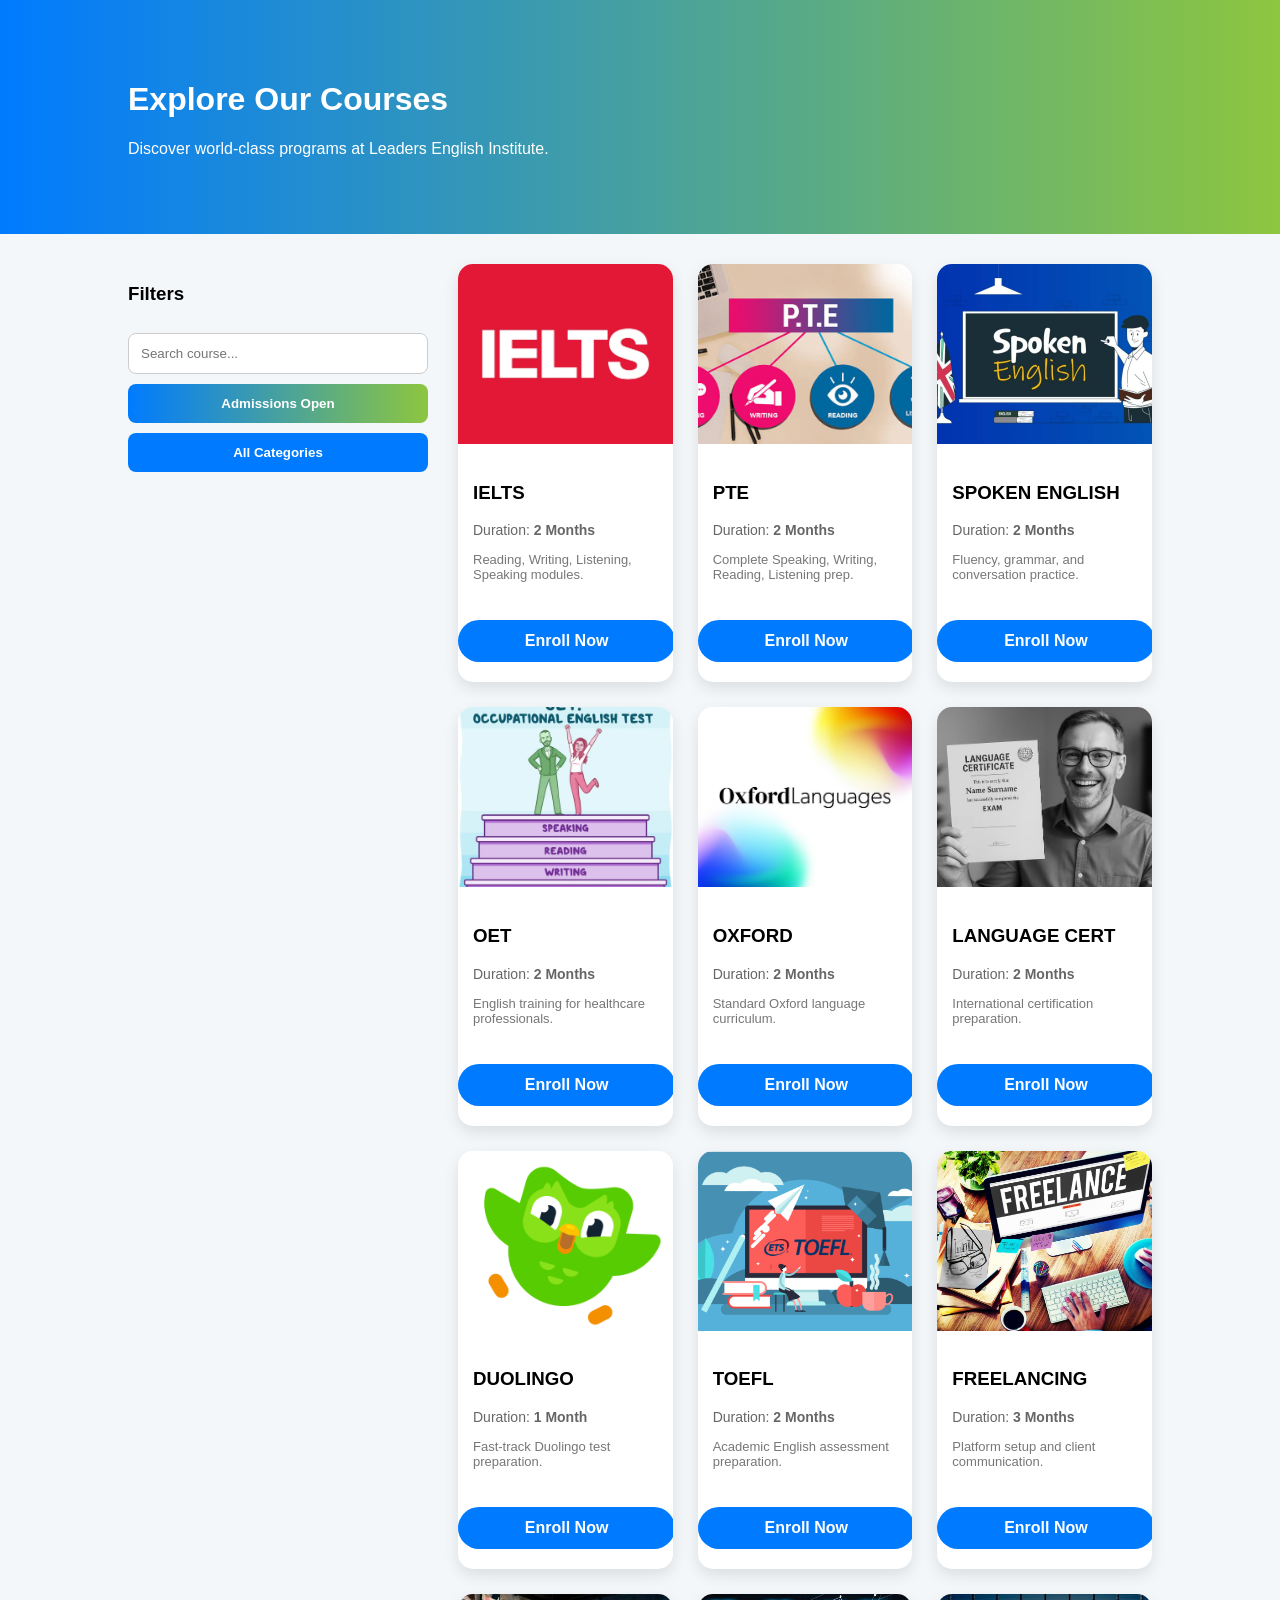
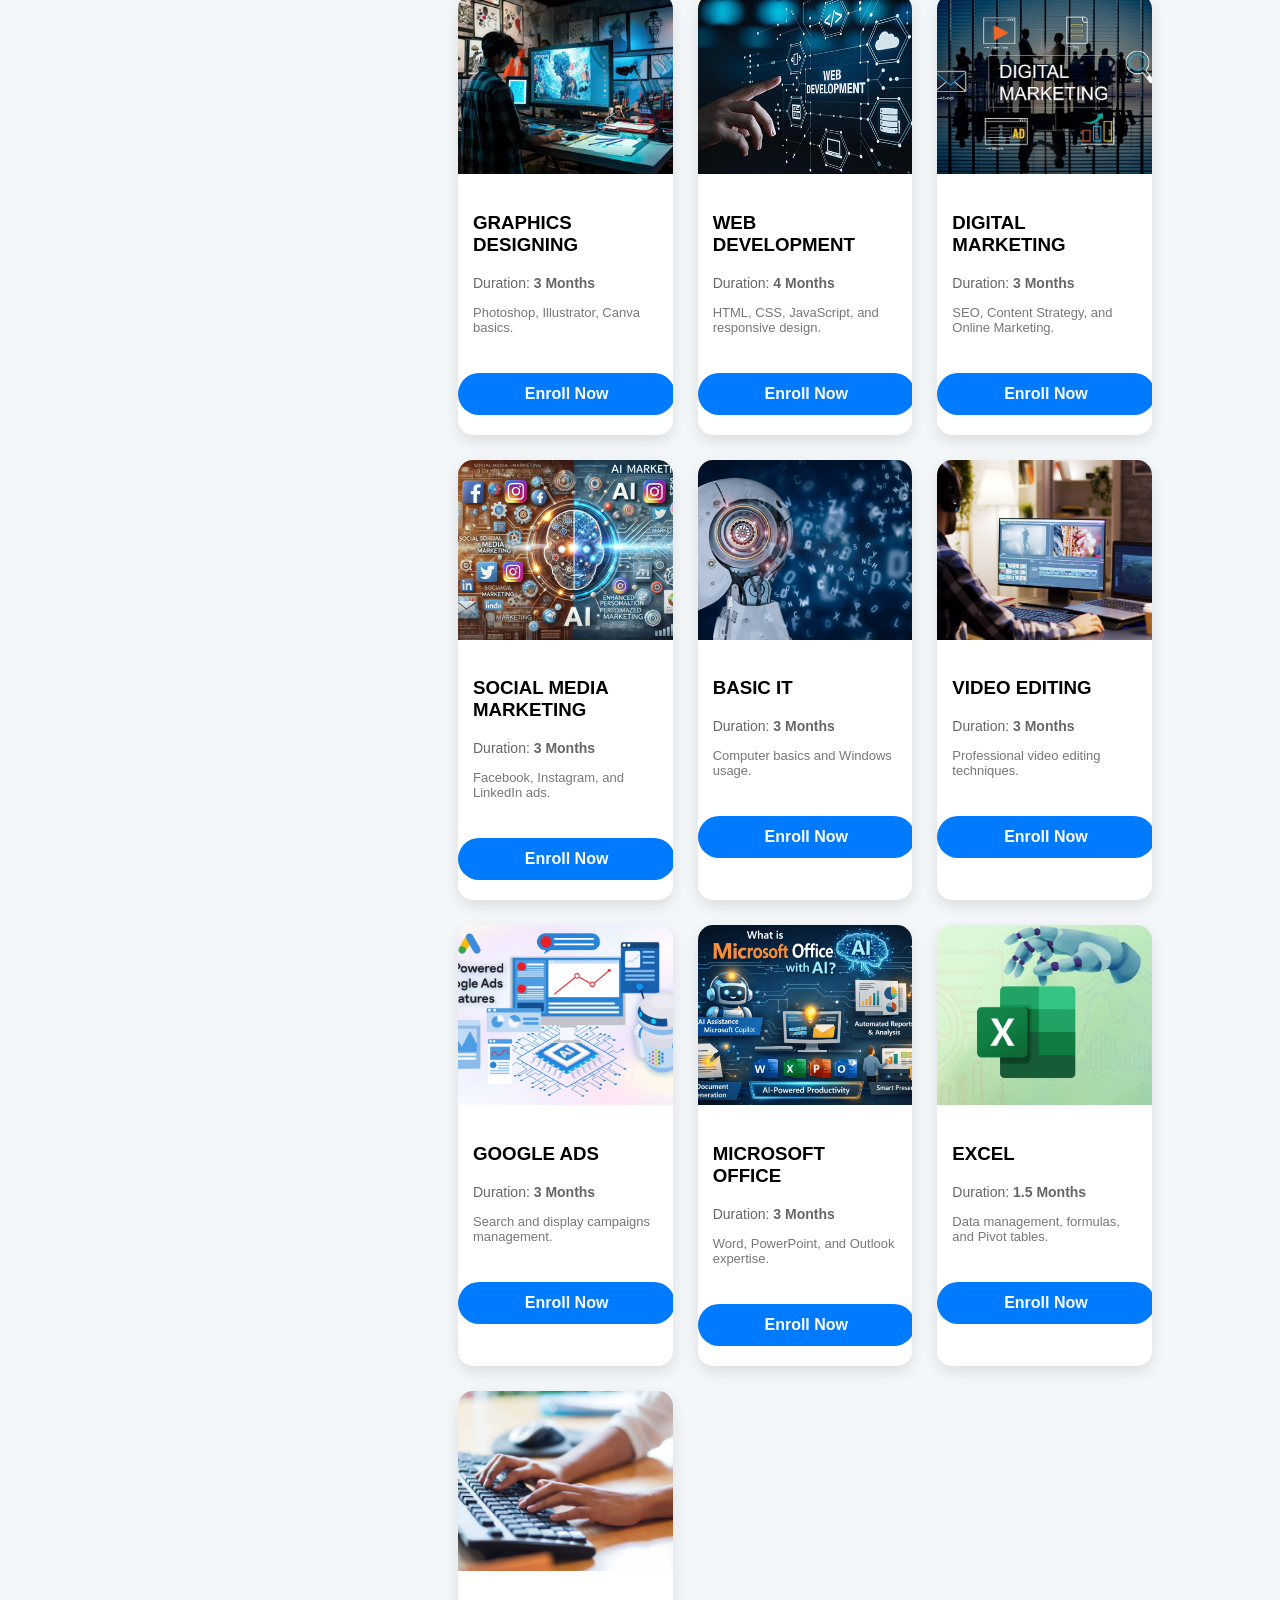
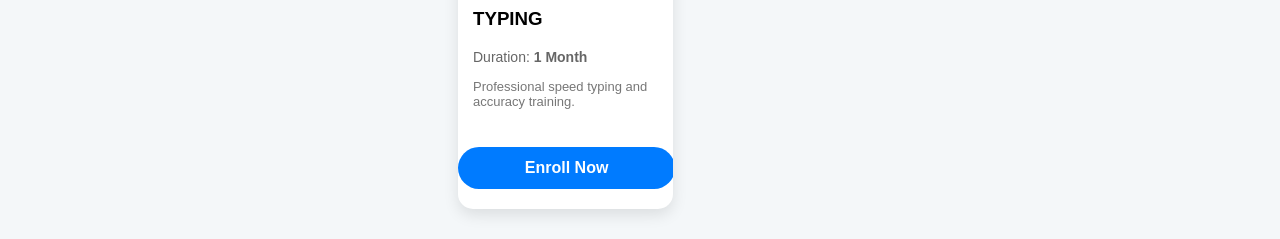
<file: courses.html>
<!DOCTYPE html>
<html lang="en">
<head>
    <meta charset="UTF-8">
    <link rel="stylesheet" href="style.css">
    <!-- SEO Meta Tags & Keywords for Leaders English Institute -->
<meta name="description" content="Leaders English Institute in Rawalpindi offers professional training in IELTS, PTE, Spoken English, OET, Oxford Language Certificate, Duolingo, TOEFL, Freelancing, Graphic Design, Web Development, and Digital Marketing.">
<meta name="keywords" content="English Institute in Rawalpindi, IELTS preparation Rawalpindi, PTE coaching Rawalpindi, Spoken English classes Rawalpindi, OET preparation, Computer courses Rawalpindi, Freelancing training Rawalpindi, Leaders English Institute">
<meta name="author" content="Leaders English Institute">
<meta name="viewport" content="width=device-width, initial-scale=1.0">
     <header class="flex flex-col md:flex-row justify-between items-center py-6 px-16 bg-white shadow-sm gap-4"></header>
   <style>
   

        body { font-family: 'Segoe UI', sans-serif; background: #f4f7f9; margin: 0; }
        .header-banner { background: linear-gradient(90deg, #007bff, #8dc63f); color: white; padding: 60px 10%; }
        .main-wrapper { display: flex; padding: 30px 10%; gap: 30px; }
        
        /* Sidebar Styles */
        .sidebar { width: 300px; flex-shrink: 0; }
        .search-box { width: 100%; padding: 12px; border: 1px solid #ccc; border-radius: 8px; margin: 10px 0; box-sizing: border-box; }
        .btn { width: 100%; padding: 12px; margin-bottom: 10px; border: none; border-radius: 8px; cursor: pointer; color: white; font-weight: bold; }
        
        /* Card Styles */
        .course-grid { display: grid; grid-template-columns: repeat(3, 1fr); gap: 25px; flex-grow: 1; }
        .card { background: white; border-radius: 15px; overflow: hidden; box-shadow: 0 6px 15px rgba(0,0,0,0.1); transition: transform 0.3s ease; }
        .card:hover { transform: translateY(-5px); }
        .card img { width: 100%; height: 180px; object-fit: cover; }
        .card-body { padding: 15px; }
        .enroll-btn { display: block; width: 90%; margin: 10px auto 20px auto; text-align: center; background: #007bff; color: white; padding: 12px; border-radius: 25px; text-decoration: none; font-weight: bold; }
    </style>
</head>
<body>

<div class="header-banner">
    <h1>Explore Our Courses</h1>
    <p>Discover world-class programs at Leaders English Institute.</p>
</div>

<div class="main-wrapper">
    <div class="sidebar">
        <h3>Filters</h3>
        <input type="text" id="searchInput" class="search-box" placeholder="Search course...">
        <button class="btn" style="background: linear-gradient(90deg, #007bff, #8dc63f);">Admissions Open</button>
        <button class="btn" style="background: #007bff;">All Categories</button>
    </div>

    <div class="course-grid" id="courseGrid"></div>
</div>

<script>
    const coursesData = {
    "IELTS": { duration: "2 Months", bio: "Reading, Writing, Listening, Speaking modules.", img: "images/ielts.jpg" },
    "PTE": { duration: "2 Months", bio: "Complete Speaking, Writing, Reading, Listening prep.", img: "images/pte.jpg" },
     "SPOKEN ENGLISH": { duration: "2 Months", bio: "Fluency, grammar, and conversation practice.", img: "images/spoken.jpg" },
    "OET": { duration: "2 Months", bio: "English training for healthcare professionals.", img: "images/oet.jpg" },
    "OXFORD": { duration: "2 Months", bio: "Standard Oxford language curriculum.", img: "images/oxford.jpg" },
    "LANGUAGE CERT": { duration: "2 Months", bio: "International certification preparation.", img: "images/langcert.jpg" },
    "DUOLINGO": { duration: "1 Month", bio: "Fast-track Duolingo test preparation.", img: "images/duolingo.jpg" },
    "TOEFL": { duration: "2 Months", bio: "Academic English assessment preparation.", img: "images/toefl.jpg" },
    "FREELANCING": { duration: "3 Months", bio: "Platform setup and client communication.", img: "images/freelancing.jpg" },
    "GRAPHICS DESIGNING": { duration: "3 Months", bio: "Photoshop, Illustrator, Canva basics.", img: "images/graphic_design.jpg" },
    "WEB DEVELOPMENT": { duration: "4 Months", bio: "HTML, CSS, JavaScript, and responsive design.", img: "images/web.jpg" },
    "DIGITAL MARKETING": { duration: "3 Months", bio: "SEO, Content Strategy, and Online Marketing.", img: "images/digital.jpg" },
    "SOCIAL MEDIA MARKETING": { duration: "3 Months", bio: "Facebook, Instagram, and LinkedIn ads.", img: "images/social.jpg" },
    "BASIC IT": { duration: "3 Months", bio: "Computer basics and Windows usage.", img: "images/basic_it.jpg" },
    "VIDEO EDITING": { duration: "3 Months", bio: "Professional video editing techniques.", img: "images/video.jpg" },
    "GOOGLE ADS": { duration: "3 Months", bio: "Search and display campaigns management.", img: "images/google_ads.jpg" },
    "MICROSOFT OFFICE": { duration: "3 Months", bio: "Word, PowerPoint, and Outlook expertise.", img: "images/office.jpg" },
    "EXCEL": { duration: "1.5 Months", bio: "Data management, formulas, and Pivot tables.", img: "images/excel.jpg" },
    "TYPING": { duration: "1 Month", bio: "Professional speed typing and accuracy training.", img: "images/typing.jpg" },
   
};

    const grid = document.getElementById('courseGrid');

    function render(filter = "") {
        grid.innerHTML = "";
        for (let name in coursesData) {
            if (name.toLowerCase().includes(filter.toLowerCase())) {
                let c = coursesData[name];
                grid.innerHTML += `
                    <div class="card">
                        <img src="${c.img}" alt="${name}">
                        <div class="card-body">
                            <h3>${name}</h3>
                            <p style="color: #666; font-size: 14px;">Duration: <b>${c.duration}</b></p>
                            <p style="font-size: 13px; color: #777;">${c.bio}</p>
                        </div>
                        <a href="register.html?course=${encodeURIComponent(name)}" class="enroll-btn">Enroll Now</a>
                    </div>
                `;
            }
        }
    }

    document.getElementById('searchInput').addEventListener('input', (e) => render(e.target.value));
    render();
</script>

</body>
</html>
</file>
<file: style.css>
/* ==========================================================
   LEADERS ENGLISH INSTITUTE - CLEAN & FINAL RESPONSIVE CSS
   ========================================================== */

/* 1. Global Screen Fix */
html, body {
    overflow-x: hidden !important;
    max-width: 100vw !important;
    width: 100% !important;
    box-sizing: border-box !important;
}

img {
    max-width: 100%;
    height: auto;
}

/* ==========================================================
   2. MOBILE RESPONSIVE FIXES (Max-Width: 768px)
   ========================================================== */
@media (max-width: 768px) {
    
    /* A. Fix Massive Padding */
    section, header, footer, .py-20, .px-20, .px-16 {
        padding-left: 16px !important;
        padding-right: 16px !important;
        padding-top: 25px !important;
        padding-bottom: 25px !important;
    }

    /* B. Columns Stack Fix */
    section.flex, footer, div.flex, .row {
        display: flex !important;
        flex-direction: column !important;
        gap: 20px !important;
        align-items: center !important;
        text-align: center !important;
    }

    /* C. Width Fixes */
    [class*="w-1/2"], [class*="w-1/4"], .col {
        width: 100% !important;
        max-width: 100% !important;
    }

    /* D. Magic Order Fix (Text First, Image Below) */
    section.flex > div {
        order: 1 !important;
    }

    section.flex > img,
    section.flex > div > img {
        order: 2 !important;
        width: 100% !important;
        max-width: 320px !important;
        height: 230px !important;
        object-fit: cover !important;
        border-radius: 16px !important;
        margin: 20px auto 0 auto !important;
        box-shadow: 0 4px 12px rgba(0, 0, 0, 0.08) !important;
    }

    /* E. Header & Mobile Menu Setup */
    header, .header-container {
        display: flex !important;
        flex-direction: row !important;
        justify-content: space-between !important;
        align-items: center !important;
        padding: 12px 16px !important;
        width: 100% !important;
        box-sizing: border-box !important;
        position: relative !important;
        z-index: 1000 !important;
        background: #ffffff !important;
    }

    header img {
        max-height: 40px !important;
        width: auto !important;
    }

    /* Hide desktop navbar on mobile */
    header nav:not(.mobile-menu):not(.menu-dropdown) {
        display: none !important;
    }

    /* Mobile 3-Dots / Hamburger Button */
    .menu-toggle, .hamburger, header button {
        display: block !important;
        cursor: pointer !important;
        font-size: 24px !important;
        background: none !important;
        border: none !important;
        padding: 5px !important;
    }

    /* F. Side Sliding Drawer Menu Fix (Hidden by default, slides in when active) */
    .mobile-menu, nav.mobile-open, .menu-dropdown, nav {
        position: fixed !important;
        top: 0 !important;
        right: -280px !important; /* Shuru mein screen se bahar */
        width: 260px !important;
        height: 100vh !important;
        background: #ffffff !important;
        box-shadow: -5px 0 25px rgba(0, 0, 0, 0.2) !important;
        display: flex !important;
        flex-direction: column !important;
        align-items: flex-start !important;
        padding: 70px 20px 30px 20px !important;
        z-index: 99999 !important;
        transition: right 0.35s ease-in-out !important;
        box-sizing: border-box !important;
        overflow-y: auto !important;
    }

    /* Active state when JS adds .active or .mobile-open */
    .mobile-menu.active, nav.active, nav.mobile-open, .menu-dropdown.open {
        right: 0 !important;
    }

    /* Menu Links Styling */
    .mobile-menu a, nav a, .menu-dropdown a {
        display: block !important;
        width: 100% !important;
        padding: 14px 16px !important;
        color: #1e293b !important;
        text-decoration: none !important;
        font-size: 16px !important;
        font-weight: 600 !important;
        border-bottom: 1px solid #f1f5f9 !important;
        text-align: left !important;
        box-sizing: border-box !important;
    }

    /* G. Registration Form Fixes */
    .form-card, form {
        width: 100% !important;
        padding: 20px !important;
        margin: 10px auto !important;
        box-shadow: none !important;
        border: 1px solid #e1e7eb !important;
        box-sizing: border-box !important;
    }
    
    input, select, textarea {
        width: 100% !important;
        padding: 12px 14px !important;
        border-radius: 8px !important;
        border: 1px solid #cbd5e1 !important;
        background-color: #f8fafc !important;
        font-size: 15px !important;
        margin-bottom: 14px !important;
        box-sizing: border-box !important;
    }
    
    .submit-btn {
        width: 100% !important;
        padding: 14px !important;
        border-radius: 8px !important;
        box-sizing: border-box !important;
    }

    /* H. Headings & Typography Resize */
    .text-7xl, h1 { 
        font-size: 2rem !important; 
        line-height: 1.15 !important;
        word-break: break-word !important;
    }
    .text-5xl, h2 { 
        font-size: 1.6rem !important; 
        line-height: 1.2 !important; 
    }
    .text-2xl { 
        font-size: 1.1rem !important; 
    }

    /* I. Courses Section & Grid Layout */
    .main-wrapper, .courses-section, .container {
        display: block !important;
        width: 100% !important;
        padding: 10px !important;
        box-sizing: border-box !important;
    }

    #sidebar, .sidebar, .filters-section, .filter-container {
        width: 100% !important;
        margin-bottom: 20px !important;
        background: #ffffff !important;
        padding: 15px !important;
        border-radius: 12px !important;
        box-sizing: border-box !important;
    }

    #courses-grid, .course-grid, .courses-grid {
        display: grid !important;
        grid-template-columns: 1fr !important;
        gap: 20px !important;
        width: 100% !important;
        margin: 0 auto !important;
    }

    .card, .box, .course-item {
        width: 100% !important;
        max-width: 100% !important;
        height: auto !important;
        display: flex !important;
        flex-direction: column !important;
        background: #ffffff !important;
        border-radius: 16px !important;
        overflow: hidden !important;
        box-shadow: 0 4px 15px rgba(0, 0, 0, 0.08) !important;
        border: 1px solid #e2e8f0 !important;
        margin: 0 auto 15px auto !important;
        box-sizing: border-box !important;
    }

    .card img, .course-item img {
        width: 100% !important;
        height: 190px !important;
        object-fit: cover !important;
    }

    .card-body, .course-item > div:not(img) {
        padding: 18px !important;
        text-align: left !important;
        display: flex !important;
        flex-direction: column !important;
        flex-grow: 1 !important;
    }

    /* J. Achievement / Metrics Section Proper Alignment */
    .achievement-section, .achievements, section.max-w-6xl {
        display: flex !important;
        flex-direction: column !important;
        align-items: center !important;
        text-align: center !important;
        width: 100% !important;
        padding: 30px 16px !important;
        box-sizing: border-box !important;
    }

    .achievement-section .grid, section.max-w-6xl .grid {
        display: grid !important;
        grid-template-columns: 1fr !important;
        gap: 20px !important;
        width: 100% !important;
    }

    .achievement-section div[class*="p-"], section.max-w-6xl > div > div {
        width: 100% !important;
        box-sizing: border-box !important;
        margin: 0 auto !important;
    }
}








/* ==========================================================
   FINAL FIXED MOBILE CSS (Menu Drawer & Achievements Fix)
   ========================================================== */

@media (max-width: 768px) {
    
    /* 1. Global Reset */
    html, body {
        overflow-x: hidden !important;
        width: 100% !important;
        margin: 0 !important;
        padding: 0 !important;
    }

    /* 2. Header & 3-Dots Alignment */
    header {
        display: flex !important;
        justify-content: space-between !important;
        align-items: center !important;
        padding: 12px 16px !important;
        width: 100% !important;
        box-sizing: border-box !important;
        background: #ffffff !important;
        position: relative !important;
        z-index: 1001 !important;
    }

    /* Hide desktop nav */
    header nav:not(.mobile-menu):not(#mobileMenu) {
        display: none !important;
    }

    /* 3-Dots / Hamburger Button Styling */
    .menu-toggle, header button {
        display: block !important;
        background: none !important;
        border: none !important;
        font-size: 26px !important;
        cursor: pointer !important;
        z-index: 1002 !important;
    }

    /* 3. Right Side Sliding Menu Drawer (Jaise video mein hai) */
    .mobile-menu, #mobileMenu, nav.mobile-drawer {
        position: fixed !important;
        top: 0 !important;
        right: -100% !important; /* Shuru mein screen se bahar */
        width: 260px !important;
        height: 100vh !important;
        background: #ffffff !important;
        box-shadow: -5px 0 20px rgba(0, 0, 0, 0.15) !important;
        display: flex !important;
        flex-direction: column !important;
        align-items: flex-start !important;
        padding: 70px 20px 20px 20px !important;
        z-index: 1000 !important;
        transition: right 0.3s ease-in-out !important;
        box-sizing: border-box !important;
        overflow-y: auto !important;
    }

    /* Jab menu active/open ho */
    .mobile-menu.active, #mobileMenu.active, nav.mobile-drawer.active {
        right: 0 !important;
    }

    /* Menu Links */
    .mobile-menu a, #mobileMenu a, nav.mobile-drawer a {
        display: block !important;
        width: 100% !important;
        padding: 14px 10px !important;
        font-size: 16px !important;
        font-weight: 600 !important;
        color: #1e293b !important;
        text-decoration: none !important;
        border-bottom: 1px solid #f1f5f9 !important;
        text-align: left !important;
        box-sizing: border-box !important;
    }

    /* 4. Achievements Section Fix (1-Column Stacked) */
    .achievement-section, .achievements, section.max-w-6xl {
        display: flex !important;
        flex-direction: column !important;
        align-items: center !important;
        width: 100% !important;
        padding: 30px 16px !important;
        box-sizing: border-box !important;
        text-align: center !important;
    }

    /* Force Grid to single column */
    .achievement-section .grid, section.max-w-6xl .grid, div.grid-cols-3 {
        display: flex !important;
        flex-direction: column !important;
        gap: 20px !important;
        width: 100% !important;
    }

    /* Achievement Cards Full Width */
    .achievement-section div, section.max-w-6xl > div > div {
        width: 100% !important;
        max-width: 100% !important;
        margin: 0 auto !important;
        box-sizing: border-box !important;
    }
}

/* ==========================================================
   FINAL FIXED HEADER & MOBILE STYLING
   ========================================================== */

@media (max-width: 768px) {

    /* 1. Light Blue Background & Blur Header */
    header, .header-container {
        display: flex !important;
        flex-direction: row !important;
        justify-content: space-between !important;
        align-items: center !important;
        padding: 10px 16px !important;
        width: 100% !important;
        box-sizing: border-box !important;
        position: sticky !important;
        top: 0 !important;
        z-index: 1001 !important;
        
        /* Light Blue + Glassmorphism Blur */
        background: rgba(239, 246, 255, 0.9) !important;
        backdrop-filter: blur(10px) !important;
        -webkit-backdrop-filter: blur(10px) !important;
        border-bottom: 1px solid rgba(191, 219, 254, 0.8) !important;
        box-shadow: 0 4px 15px rgba(37, 99, 235, 0.05) !important;
    }

    /* Logo aur Title Container (Left Side) */
    header .flex, header div:first-child {
        display: flex !important;
        flex-direction: row !important;
        align-items: center !important;
        gap: 12px !important;
        margin: 0 !important;
        flex-grow: 1 !important;
    }

    /* Institute Name */
    header span, header h1, .brand-title {
        font-family: 'Poppins', sans-serif !important;
        font-size: 1.15rem !important;
        font-weight: 700 !important;
        color: #1e3a8a !important;
        letter-spacing: -0.3px !important;
        line-height: 1.2 !important;
        text-align: left !important;
    }

    /* 3. 3-Dots Button Bilkul Right Corner Par Fixed */
    .menu-toggle, header button#menuBtn, header button {
        display: flex !important;
        align-items: center !important;
        justify-content: center !important;
        margin-left: auto !important;
        background: none !important;
        border: none !important;
        font-size: 30px !important;
        cursor: pointer !important;
        color: #1e3a8a !important;
        padding: 4px 8px !important;
        z-index: 1002 !important;
        flex-shrink: 0 !important;
    }

    /* Hide desktop navbar on mobile */
    header nav:not(.mobile-menu):not(#mobileMenu) {
        display: none !important;
    }

    /* 4. Slide Drawer Menu (Right Side se Khulne Wala) */
    .mobile-menu, #mobileMenu {
        position: fixed !important;
        top: 0 !important;
        right: -100% !important;
        width: 270px !important;
        height: 100vh !important;
        background: #ffffff !important;
        box-shadow: -10px 0 30px rgba(0, 0, 0, 0.15) !important;
        display: flex !important;
        flex-direction: column !important;
        align-items: stretch !important;
        padding: 70px 20px 30px 20px !important;
        z-index: 99999 !important;
        transition: right 0.35s ease-in-out !important;
        box-sizing: border-box !important;
    }

    /* Jab Menu Open Ho */
    .mobile-menu.active, #mobileMenu.active {
        right: 0 !important;
    }

    /* Menu Links Styling */
    .mobile-menu a, #mobileMenu a {
        display: block !important;
        padding: 14px 12px !important;
        color: #1e293b !important;
        font-size: 16px !important;
        font-weight: 600 !important;
        text-decoration: none !important;
        border-bottom: 1px solid #f1f5f9 !important;
        text-align: left !important;
    }

    .mobile-menu a:hover, #mobileMenu a:hover {
        color: #2563eb !important;
    }

    /* Apply Now Button inside Menu */
    .mobile-menu a.apply-btn, #mobileMenu a:last-child {
        margin-top: 15px !important;
        background: #2563eb !important;
        color: #ffffff !important;
        text-align: center !important;
        border-radius: 8px !important;
        border-bottom: none !important;
    }
}



/* 1. Desktop ke liye logo ka size chota rakhein */
header img, .logo-img {
    width: 40px !important;
    height: 40px !important;
    min-width: 40px !important;
    max-width: 40px !important;
    object-fit: contain !important;
    border-radius: 6px !important;
}

/* 2. Mobile screen (768px se kam) ke liye logo thora bara ho jaye ga */
@media (max-width: 768px) {
    header img, .logo-img {
        width: 55px !important;
        height: 55px !important;
        min-width: 55px !important;
        max-width: 55px !important;
        border-radius: 8px !important;
    }
}


/* --- Desktop Logo & Header Styling --- */
.header-container {
    display: flex !important;
    justify-content: space-between !important;
    align-items: center !important;
    padding: 12px 40px !important;
    background: #ffffff !important;
    box-shadow: 0 2px 10px rgba(0,0,0,0.05) !important;
    position: sticky !important;
    top: 0 !important;
    z-index: 1000 !important;
}

.logo-img {
    width: 45px !important;
    height: 45px !important;
    object-fit: contain !important;
    border-radius: 8px !important;
}

.brand-title {
    font-size: 1.25rem !important;
    font-weight: 700 !important;
    color: #111827 !important;
}

/* --- Mobile View Adjustments --- */
@media (max-width: 768px) {
    .header-container {
        padding: 10px 16px !important;
    }
    
    .logo-img {
        width: 55px !important;
        height: 55px !important;
    }

    /* Desktop nav hidden on mobile */
    header nav.md\:flex {
        display: none !important;
    }

    /* 3-dots button visible on mobile */
    .menu-toggle {
        display: block !important;
        background: none !important;
        border: none !important;
        font-size: 28px !important;
        cursor: pointer !important;
    }
}


/* Desktop par mobile menu ko bilkul hide rakhein */
.mobile-menu, #mobileMenu {
    display: none !important;
}

/* Sirf mobile screen par yeh drawer ki shakal mein show ho */
@media (max-width: 768px) {
    .mobile-menu, #mobileMenu {
        display: flex !important;
    }
}
</file>
